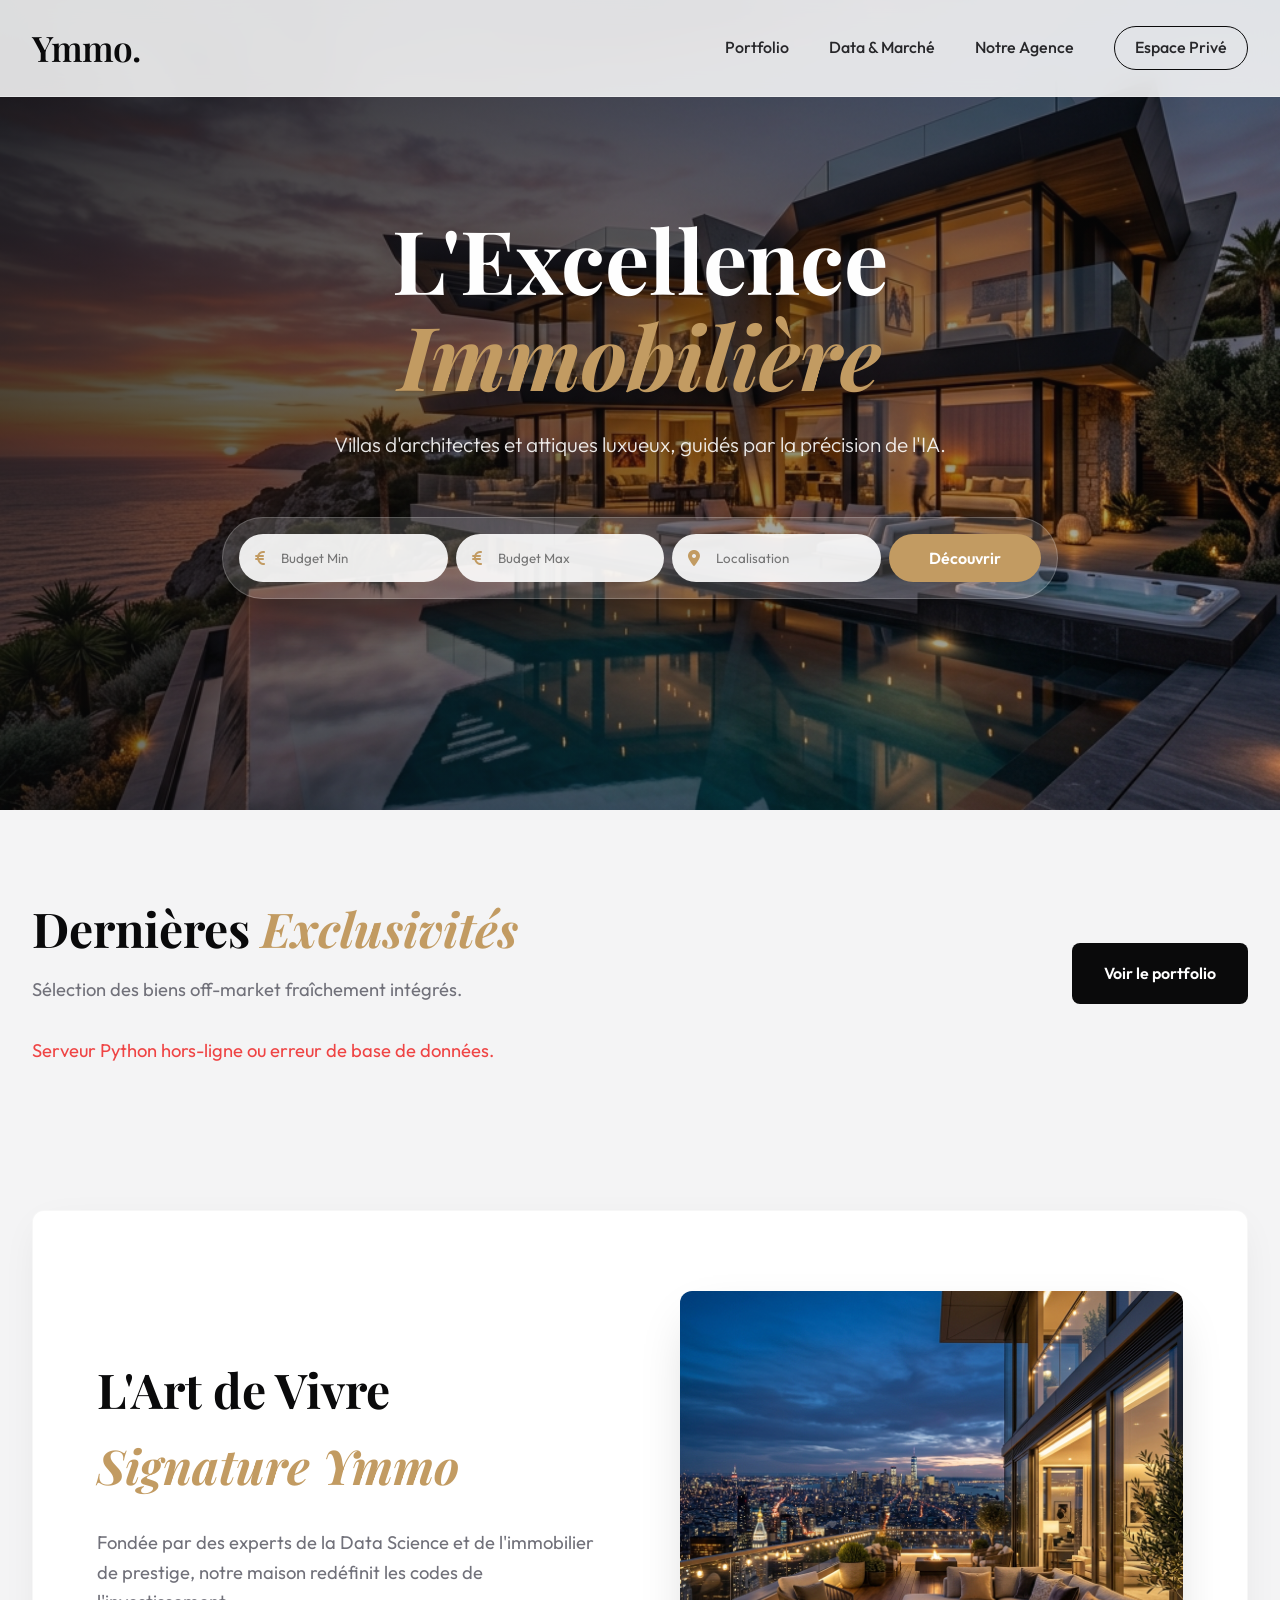
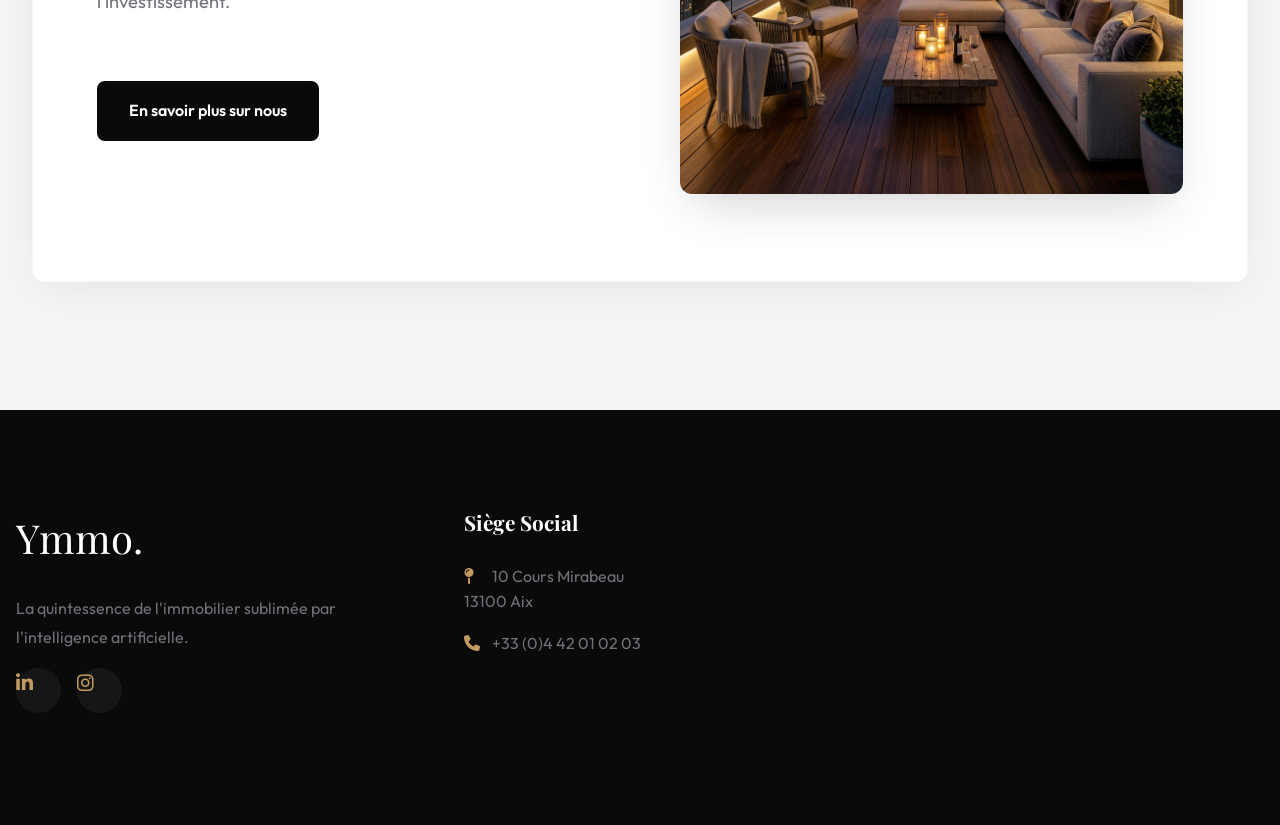
<file: ymmo-project/frontend/index.html>
<!DOCTYPE html>
<html lang="fr">
<head>
    <meta charset="UTF-8">
    <meta name="viewport" content="width=device-width, initial-scale=1.0">
    <title>Ymmo | L'Immobilier de Prestige</title>
    <link href="https://fonts.googleapis.com/css2?family=Outfit:wght@300;400;600;800&family=Playfair+Display:ital,wght@0,600;1,600&display=swap" rel="stylesheet">
    <link rel="stylesheet" href="css/style.css">
    <link rel="stylesheet" href="https://cdnjs.cloudflare.com/ajax/libs/font-awesome/6.4.0/css/all.min.css">
</head>
<body>
    <header class="glass-header">
        <nav class="navbar" aria-label="Navigation principale">
            <div class="logo"><a href="index.html" style="color:inherit; text-decoration:none;">Ymmo.</a></div>
            <div class="nav-links">
                <a href="portfolio.html">Portfolio</a>
                <a href="data.html">Data & Marché</a>
                <a href="agence.html">Notre Agence</a>
                <a href="vip.html" class="nav-btn" id="nav-vip-btn">Espace Privé</a>
            </div>
        </nav>
    </header>

    <section class="hero-section">
        <div class="hero-overlay"></div>
        <div class="hero-content">
            <h1 class="hero-title">L'Excellence <br><span>Immobilière</span></h1>
            <p class="hero-subtitle">Villas d'architectes et attiques luxueux, guidés par la précision de l'IA.</p>
            
            <form action="portfolio.html" method="GET" class="hero-search-glass" role="search">
                <div class="search-input-group">
                    <i class="fa-solid fa-euro-sign"></i>
                    <input type="number" name="prix_min" placeholder="Budget Min" aria-label="Prix minimum">
                </div>
                <div class="search-input-group">
                    <i class="fa-solid fa-euro-sign"></i>
                    <input type="number" name="prix_max" placeholder="Budget Max" aria-label="Prix maximum">
                </div>
                <div class="search-input-group">
                    <i class="fa-solid fa-location-dot"></i>
                    <input type="text" name="ville" placeholder="Localisation" aria-label="Ville">
                </div>
                <button type="submit" class="btn-primary">Découvrir</button>
            </form>
        </div>
    </section>

    <main class="main-container">
        
        <!-- Section Featured Properties -->
        <section class="properties-section" style="margin-top: 4rem;">
            <div style="display:flex; justify-content:space-between; align-items:flex-end; margin-bottom:2rem;">
                <div>
                    <h2 class="section-title">Dernières <span>Exclusivités</span></h2>
                    <p class="section-desc" style="margin-bottom:0;">Sélection des biens off-market fraîchement intégrés.</p>
                </div>
                <a href="portfolio.html" class="btn-secondary" style="text-decoration:none;">Voir le portfolio</a>
            </div>
            
            <!-- Partial injection of properties using JS logic built-in -->
            <div id="index-featured-list" class="properties-grid" role="list">
                <!-- Fetching happens below via JS or inline -->
                <div class="skeleton-loader skeleton-full">Chargement des pépites du moment...</div>
            </div>
        </section>

        <!-- Section Notre Agence (Teaser) -->
        <section class="about-section glass-panel" style="margin-top: 6rem;">
            <div class="about-grid">
                <div class="about-text">
                    <h2 class="section-title">L'Art de Vivre <br><span>Signature Ymmo</span></h2>
                    <p class="section-desc" style="margin-top: 1.5rem;">Fondée par des experts de la Data Science et de l'immobilier de prestige, notre maison redéfinit les codes de l'investissement.</p>
                    <a href="agence.html" class="btn-secondary" style="display:inline-block; margin-top:1rem; text-decoration:none;">En savoir plus sur nous</a>
                </div>
                <div class="about-imagery">
                    <img src="assets/images/penthouse.png" alt="Vue luxueuse agence" class="about-img main-img">
                </div>
            </div>
        </section>
    </main>

    <footer class="mega-footer">
        <div class="footer-container">
            <div class="footer-col brand-col">
                <div class="footer-logo">Ymmo.</div>
                <p>La quintessence de l'immobilier sublimée par l'intelligence artificielle.</p>
                <div class="social-links">
                    <a href="#"><i class="fa-brands fa-linkedin-in"></i></a>
                    <a href="#"><i class="fa-brands fa-instagram"></i></a>
                </div>
            </div>
            <div class="footer-col">
                <h4>Siège Social</h4>
                <p><i class="fa-solid fa-map-pin"></i> 10 Cours Mirabeau<br>13100 Aix</p>
                <p><i class="fa-solid fa-phone"></i> +33 (0)4 42 01 02 03</p>
            </div>
        </div>
    </footer>
    <script src="js/main.js"></script>
</body>
</html>
</file>
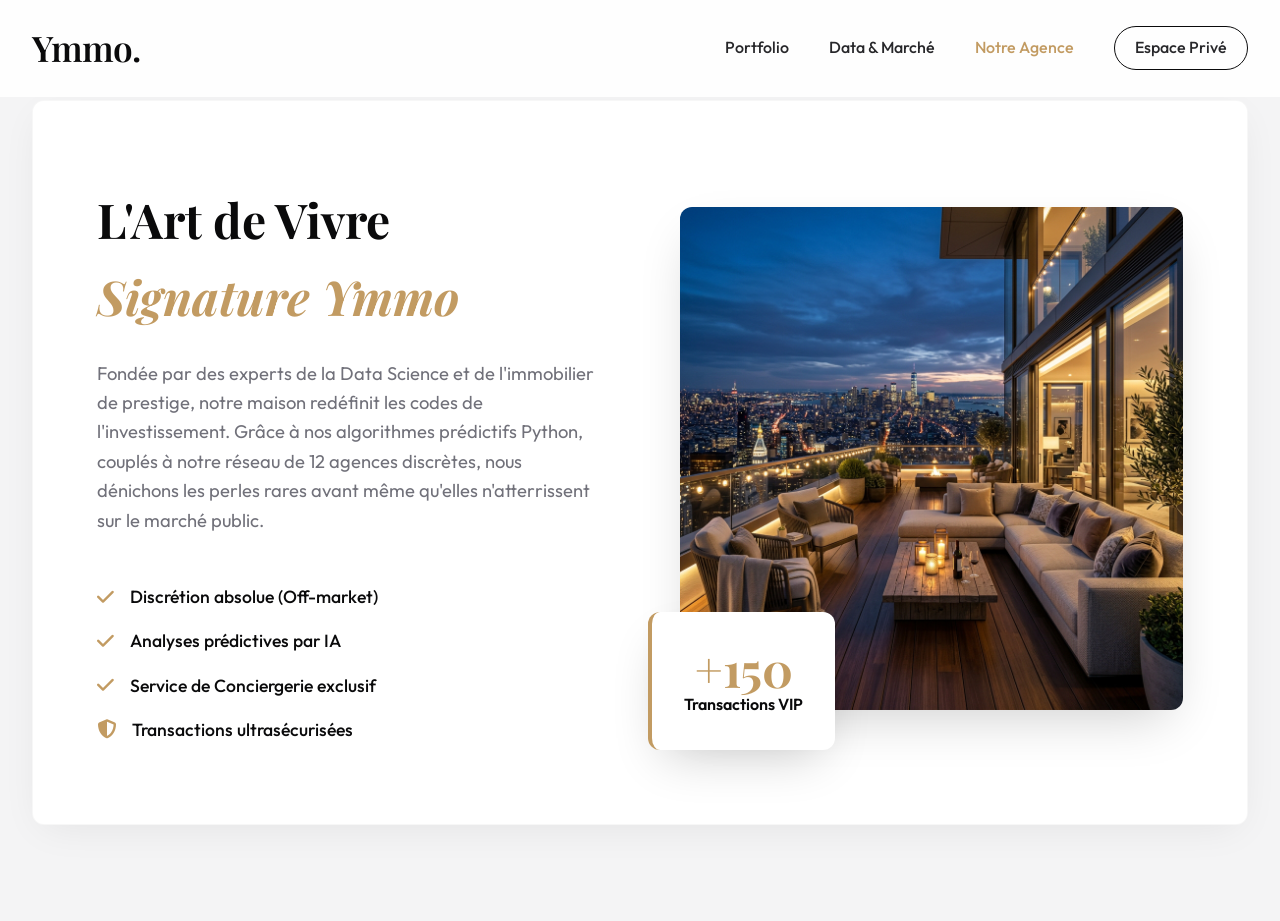
<file: ymmo-project/frontend/agence.html>
<!DOCTYPE html>
<html lang="fr">
<head>
    <meta charset="UTF-8">
    <title>L'Agence | Ymmo Prestige</title>
    <link href="https://fonts.googleapis.com/css2?family=Outfit:wght@300;400;600;800&family=Playfair+Display:ital,wght@0,600;1,600&display=swap" rel="stylesheet">
    <link rel="stylesheet" href="css/style.css">
    <link rel="stylesheet" href="https://cdnjs.cloudflare.com/ajax/libs/font-awesome/6.4.0/css/all.min.css">
</head>
<body style="padding-top: 100px;">
    <header class="glass-header" style="background: rgba(255, 255, 255, 0.95); box-shadow: var(--shadow-soft);">
        <nav class="navbar">
            <div class="logo"><a href="index.html" style="color:inherit; text-decoration:none;">Ymmo.</a></div>
            <div class="nav-links">
                <a href="portfolio.html">Portfolio</a>
                <a href="data.html">Data & Marché</a>
                <a href="agence.html" style="color:var(--primary);">Notre Agence</a>
                <a href="vip.html" class="nav-btn" id="nav-vip-btn">Espace Privé</a>
            </div>
        </nav>
    </header>

    <main class="main-container">
        <section class="about-section glass-panel">
            <div class="about-grid">
                <div class="about-text">
                    <h2 class="section-title">L'Art de Vivre <br><span>Signature Ymmo</span></h2>
                    <p class="section-desc" style="margin-top: 1.5rem;">Fondée par des experts de la Data Science et de l'immobilier de prestige, notre maison redéfinit les codes de l'investissement. Grâce à nos algorithmes prédictifs Python, couplés à notre réseau de 12 agences discrètes, nous dénichons les perles rares avant même qu'elles n'atterrissent sur le marché public.</p>
                    <ul class="about-points">
                        <li><i class="fa-solid fa-check"></i> Discrétion absolue (Off-market)</li>
                        <li><i class="fa-solid fa-check"></i> Analyses prédictives par IA</li>
                        <li><i class="fa-solid fa-check"></i> Service de Conciergerie exclusif</li>
                        <li><i class="fa-solid fa-shield-halved"></i> Transactions ultrasécurisées</li>
                    </ul>
                </div>
                <div class="about-imagery">
                    <img src="assets/images/penthouse.png" alt="Vue luxueuse agence" class="about-img main-img">
                    <div class="about-stat-float">
                        <h3>+150</h3>
                        <p>Transactions VIP</p>
                    </div>
                </div>
            </div>
        </section>
    </main>
    <script src="js/main.js"></script>
</body>
</html>
</file>
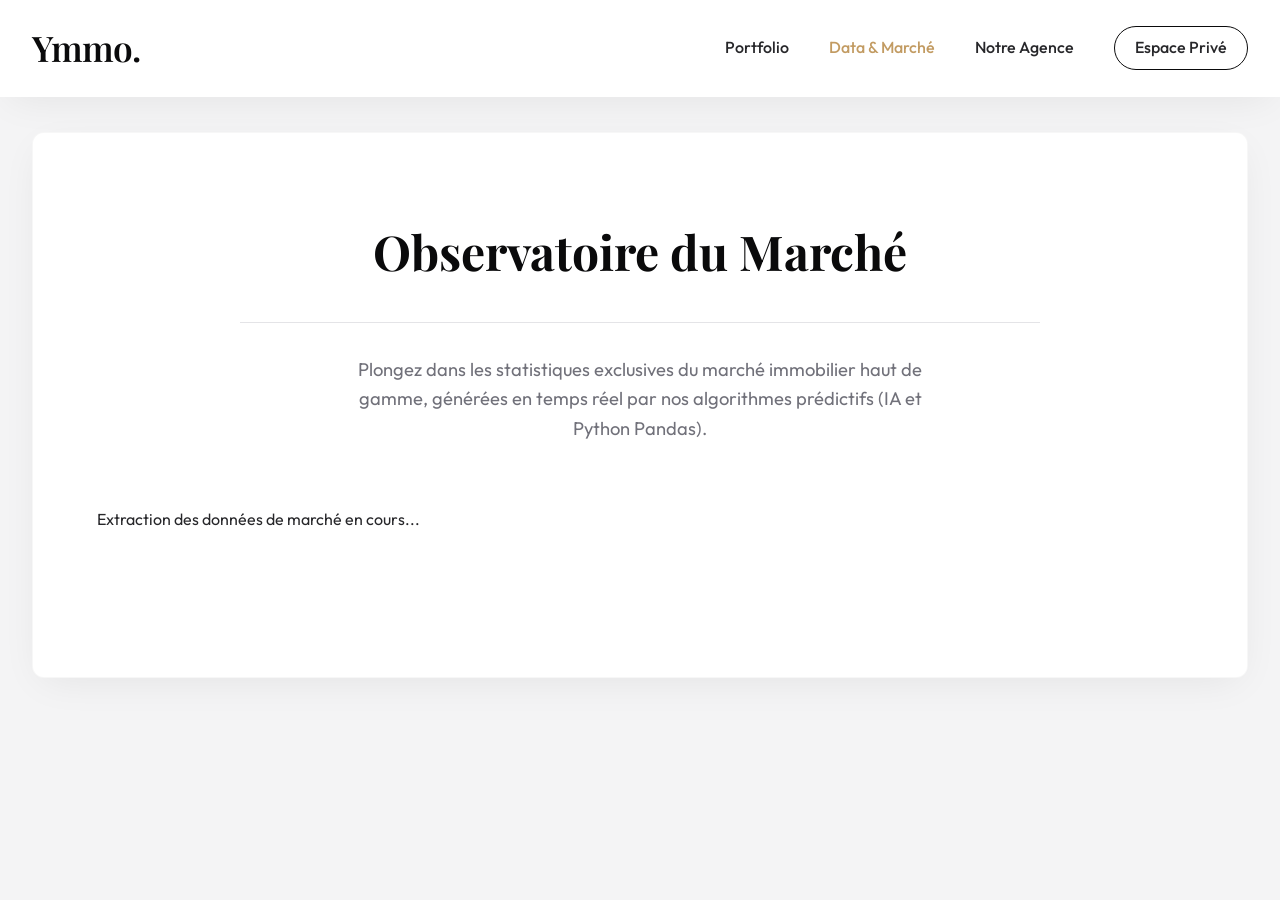
<file: ymmo-project/frontend/data.html>
<!DOCTYPE html>
<html lang="fr">
<head>
    <meta charset="UTF-8">
    <title>Data & Marché | Ymmo Prestige</title>
    <link href="https://fonts.googleapis.com/css2?family=Outfit:wght@300;400;600;800&family=Playfair+Display:ital,wght@0,600;1,600&display=swap" rel="stylesheet">
    <link rel="stylesheet" href="css/style.css">
    <link rel="stylesheet" href="https://cdnjs.cloudflare.com/ajax/libs/font-awesome/6.4.0/css/all.min.css">
</head>
<body style="padding-top: 100px;">
    <header class="glass-header" style="background: rgba(255, 255, 255, 0.95); box-shadow: var(--shadow-soft);">
        <nav class="navbar">
            <div class="logo"><a href="index.html" style="color:inherit; text-decoration:none;">Ymmo.</a></div>
            <div class="nav-links">
                <a href="portfolio.html">Portfolio</a>
                <a href="data.html" style="color:var(--primary);">Data & Marché</a>
                <a href="agence.html">Notre Agence</a>
                <a href="vip.html" class="nav-btn" id="nav-vip-btn">Espace Privé</a>
            </div>
        </nav>
    </header>

    <main class="main-container">
        
        <section class="about-section glass-panel" style="margin-top: 2rem;">
            <div class="section-header-box" style="text-align:center; max-width: 800px; margin: 0 auto 4rem;">
                <h2 class="section-title">Observatoire du Marché</h2>
                <div class="modal-specs-divider"></div>
                <p class="section-desc" style="margin: 0 auto;">Plongez dans les statistiques exclusives du marché immobilier haut de gamme, générées en temps réel par nos algorithmes prédictifs (IA et Python Pandas).</p>
            </div>
            
            <div class="kpi-grid" id="kpi-container">
                 <div class="skeleton-loader">Extraction des données de marché en cours...</div>
            </div>
        </section>

    </main>
    <script src="js/main.js"></script>
    <script>
        // Force the fetching of analytics on this specific page unconditionally
        document.addEventListener('DOMContentLoaded', () => {
            fetchAnalytics();
        });
    </script>
</body>
</html>
</file>
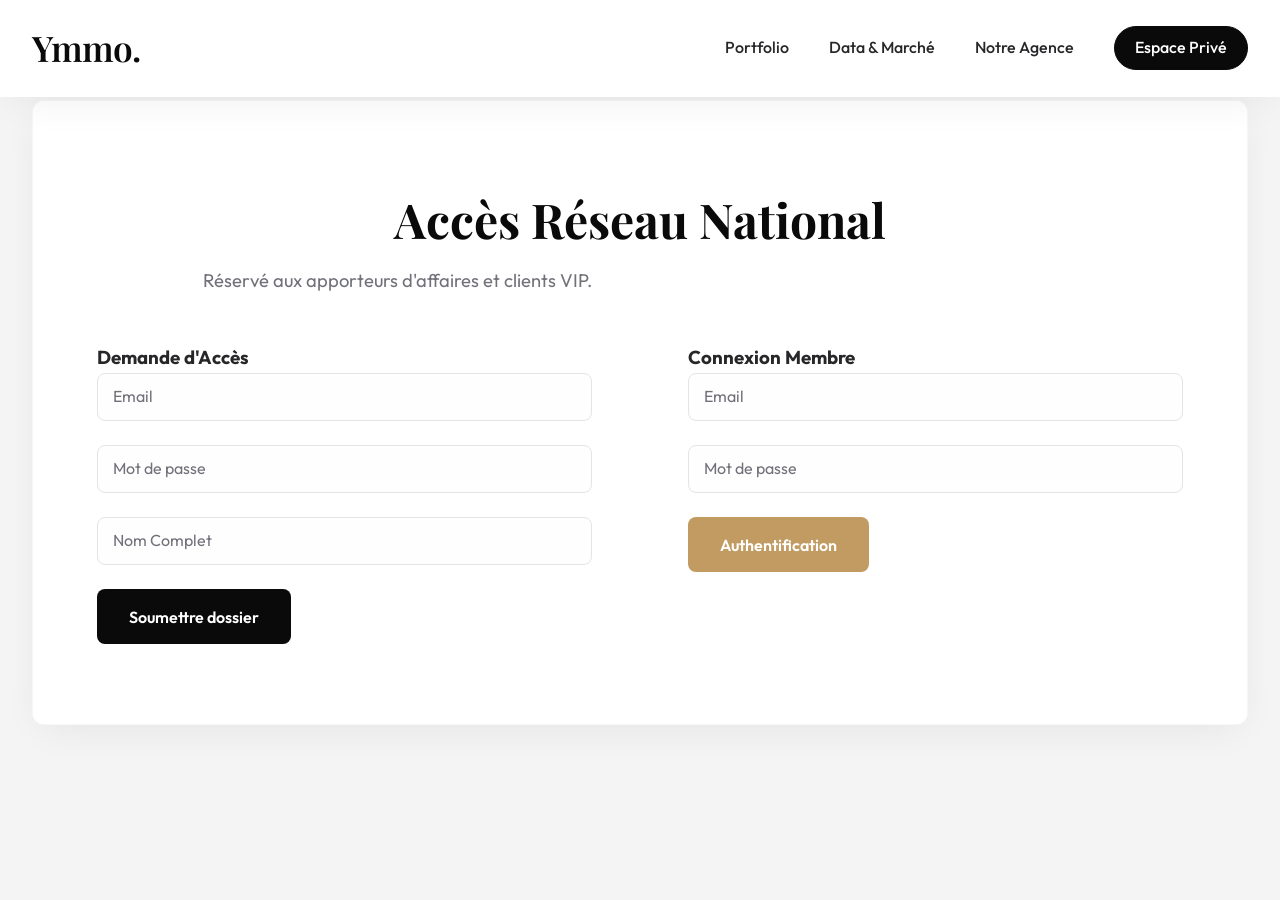
<file: ymmo-project/frontend/vip.html>
<!DOCTYPE html>
<html lang="fr">
<head>
    <meta charset="UTF-8">
    <title>Espace VIP | Ymmo Prestige</title>
    <link href="https://fonts.googleapis.com/css2?family=Outfit:wght@300;400;600;800&family=Playfair+Display:ital,wght@0,600;1,600&display=swap" rel="stylesheet">
    <link rel="stylesheet" href="css/style.css">
    <link rel="stylesheet" href="https://cdnjs.cloudflare.com/ajax/libs/font-awesome/6.4.0/css/all.min.css">
</head>
<body style="padding-top: 100px;">
    <header class="glass-header" style="background: rgba(255, 255, 255, 0.95); box-shadow: var(--shadow-soft);">
        <nav class="navbar">
            <div class="logo"><a href="index.html" style="color:inherit; text-decoration:none;">Ymmo.</a></div>
            <div class="nav-links">
                <a href="portfolio.html">Portfolio</a>
                <a href="data.html">Data & Marché</a>
                <a href="agence.html">Notre Agence</a>
                <a href="vip.html" class="nav-btn" id="nav-vip-btn" style="background: var(--dark); color: white;">Espace Privé</a>
            </div>
        </nav>
    </header>

    <main class="main-container">
        
        <!-- Section Auth -->
        <section id="auth" class="auth-section glass-panel">
            <div style="text-align:center;">
                <h2 id="auth-title" class="section-title">Accès Réseau National</h2>
                <p class="section-desc">Réservé aux apporteurs d'affaires et clients VIP.</p>
            </div>
            
            <div class="auth-forms" id="auth-forms">
                <article class="form-card">
                    <h3>Demande d'Accès</h3>
                    <div class="input-wrapper">
                        <input type="email" id="register-email" placeholder=" " required>
                        <label>Email</label>
                    </div>
                    <div class="input-wrapper">
                        <input type="password" id="register-password" placeholder=" " required>
                        <label>Mot de passe</label>
                    </div>
                    <div class="input-wrapper">
                        <input type="text" id="register-nom" placeholder=" " required>
                        <label>Nom Complet</label>
                    </div>
                    <button class="btn-secondary" onclick="register()">Soumettre dossier</button>
                </article>

                <article class="form-card">
                    <h3>Connexion Membre</h3>
                    <div class="input-wrapper">
                        <input type="email" id="login-email" placeholder=" " required>
                        <label>Email</label>
                    </div>
                    <div class="input-wrapper">
                        <input type="password" id="login-password" placeholder=" " required>
                        <label>Mot de passe</label>
                    </div>
                    <button class="btn-primary" onclick="login()">Authentification</button>
                </article>
            </div>
            <div id="auth-result" class="result" aria-live="polite"></div>
            
            <!-- Logout Button (Hidden initially) -->
            <div id="logout-container" style="display:none; text-align:center; margin-top:2rem;">
                <button class="btn-secondary" onclick="logout()"><i class="fa-solid fa-power-off"></i> Se déconnecter</button>
            </div>
        </section>



        <!-- Ajouter propriété (VIP) -->
        <section id="add-property" class="add-property-section glass-panel mt-4" style="display: none;">
            <h2 class="section-title">Publier un mandat exclusif</h2>
            
            <div class="upload-grid">
                <div class="input-wrapper">
                    <input type="text" id="prop-titre" placeholder=" " required>
                    <label>Titre de l'annonce</label>
                </div>
                <div class="input-wrapper">
                    <input type="number" id="prop-prix" placeholder=" " required>
                    <label>Prix Net Vendeur (€)</label>
                </div>
                <div class="input-wrapper">
                    <input type="number" id="prop-surface" placeholder=" " required>
                    <label>Surface Habitable (m²)</label>
                </div>
                <div class="input-wrapper">
                    <input type="number" id="prop-chambres" placeholder=" " required>
                    <label>Chambres</label>
                </div>
                <div class="input-wrapper">
                    <input type="text" id="prop-ville" placeholder=" " required>
                    <label>Ville</label>
                </div>
                <div class="input-wrapper">
                    <input type="text" id="prop-dpe" placeholder=" " maxlength="1">
                    <label>Note DPE (A-G)</label>
                </div>
                <div class="input-wrapper" style="grid-column: 1 / -1;">
                    <textarea id="prop-description" placeholder=" " rows="4" required></textarea>
                    <label>Description immersive</label>
                </div>
                <button class="btn-primary" style="grid-column: 1 / -1;" onclick="createProperty()"><i class="fa-solid fa-paper-plane"></i> Enregistrer la signature</button>
            </div>
            <div id="add-result" class="result" aria-live="polite"></div>
        </section>

    </main>
    <script src="js/main.js"></script>
</body>
</html>
</file>
<file: ymmo-project/frontend/css/style.css>
:root {
    --primary: #c29b62; 
    --primary-hover: #a88450;
    --dark: #0a0a0b;
    --dark-alt: #16161a;
    --light: #fefefe;
    --light-muted: #f4f4f5;
    --text-main: #27272a;
    --text-muted: #71717a;
    --success: #10b981;
    --danger: #ef4444;
    --radius: 12px;
    
    --font-heading: 'Playfair Display', serif;
    --font-body: 'Outfit', sans-serif;
    
    --shadow-soft: 0 10px 40px -10px rgba(0,0,0,0.08);
    --shadow-strong: 0 20px 50px -15px rgba(0,0,0,0.2);
    --shadow-floating: 0 30px 60px -20px rgba(0,0,0,0.3);
}

* { margin: 0; padding: 0; box-sizing: border-box; }
html { scroll-behavior: smooth; }

body {
    font-family: var(--font-body);
    line-height: 1.6;
    color: var(--text-main);
    background-color: var(--light-muted);
}

/* Header */
.glass-header {
    position: fixed;
    top: 0; width: 100%; z-index: 100;
    background: rgba(255, 255, 255, 0.85);
    backdrop-filter: blur(12px);
    border-bottom: 1px solid rgba(255,255,255,0.3);
    transition: all 0.3s ease;
}
.navbar { max-width: 1400px; margin: 0 auto; display: flex; justify-content: space-between; align-items: center; padding: 1.25rem 2rem; }
.logo { font-family: var(--font-heading); font-size: 2.2rem; font-weight: 600; color: var(--dark); letter-spacing: -1px; }
.nav-links { display: flex; gap: 2.5rem; align-items: center; }
.nav-links a { color: var(--text-main); text-decoration: none; font-weight: 500; transition: color 0.3s; }
.nav-links a:hover { color: var(--primary); }
.nav-btn { border: 1px solid var(--dark); padding: 0.5rem 1.25rem; border-radius: 30px; }
.nav-btn:hover { background: var(--dark); color: var(--light) !important; }

/* Hero Parallax */
.hero-section {
    position: relative; height: 90vh;
    display: flex; align-items: center; justify-content: center;
    background: url('../assets/images/hero.png') center/cover no-repeat fixed;
    margin-bottom: 5rem;
}
.hero-overlay { position: absolute; inset: 0; background: linear-gradient(135deg, rgba(10,10,11,0.85), rgba(10,10,11,0.2)); }
.hero-content {
    position: relative; z-index: 10; text-align: center; color: var(--light);
    max-width: 900px; padding: 0 2rem;
    animation: fadeUp 1.2s cubic-bezier(0.16, 1, 0.3, 1) forwards;
}
@keyframes fadeUp { to { transform: translateY(0); opacity: 1; } from { transform: translateY(40px); opacity: 0; } }

.hero-title { font-family: var(--font-heading); font-size: 5.5rem; line-height: 1.1; margin-bottom: 1.5rem; }
.hero-title span { color: var(--primary); font-style: italic; }
.hero-subtitle { font-size: 1.3rem; font-weight: 300; margin-bottom: 3.5rem; opacity: 0.9; }

.hero-search-glass {
    background: rgba(255, 255, 255, 0.15); backdrop-filter: blur(20px);
    padding: 1rem; border-radius: 100px; display: flex; gap: 0.5rem;
    border: 1px solid rgba(255,255,255,0.2); box-shadow: 0 25px 50px -12px rgba(0,0,0,0.5);
}
.search-input-group {
    display: flex; align-items: center; background: rgba(255,255,255,0.9);
    padding: 0 1rem; border-radius: 50px; flex: 1; color: var(--text-muted);
}
.search-input-group i { margin-right: 0.5rem; color: var(--primary); }
.search-input-group input { border: none; padding: 1rem 0.5rem; background: transparent; font-family: var(--font-body); width: 100%; outline:none;}
.hero-search-glass .btn-primary { border-radius: 50px; padding: 0 2.5rem; }

/* Layout & Typography */
.main-container { max-width: 1400px; margin: 0 auto; padding: 0 2rem; }
.section-title { font-family: var(--font-heading); font-size: 3rem; color: var(--dark); margin-bottom: 0.5rem; }
.section-title span { color: var(--primary); font-style: italic; }
.section-desc { color: var(--text-muted); font-size: 1.15rem; margin-bottom: 3rem; max-width: 600px; }

/* About Section */
.about-grid { display: grid; grid-template-columns: 1fr 1fr; gap: 5rem; align-items: center; }
.about-text { max-width: 600px; }
.about-points { list-style: none; margin-top: 2rem; display: flex; flex-direction: column; gap: 1rem; }
.about-points li { display: flex; align-items: center; gap: 1rem; font-size: 1.1rem; color: var(--dark); font-weight: 500; }
.about-points i { color: var(--primary); font-size: 1.2rem; }
.about-imagery { position: relative; }
.about-img { width: 100%; border-radius: var(--radius); box-shadow: var(--shadow-strong); }
.about-stat-float { position: absolute; bottom: -2rem; left: -2rem; background: white; padding: 2rem; border-radius: var(--radius); box-shadow: var(--shadow-strong); border-left: 4px solid var(--primary); text-align: center; }
.about-stat-float h3 { font-family: var(--font-heading); font-size: 3rem; color: var(--primary); line-height: 1; }
.about-stat-float p { font-weight: 600; color: var(--dark); }


/* Cards */
.properties-grid { display: grid; grid-template-columns: repeat(auto-fill, minmax(380px, 1fr)); gap: 3rem; }
.property-card {
    background: white; border-radius: var(--radius); overflow: hidden;
    box-shadow: var(--shadow-soft); transition: all 0.4s ease;
    cursor: pointer; position: relative;
    animation: fadeIn 0.6s ease-out forwards;
}
@keyframes fadeIn { from { opacity: 0; transform: scale(0.95); } to { opacity: 1; transform: scale(1); } }
.property-card:hover { transform: translateY(-12px); box-shadow: var(--shadow-floating); }

.prop-img-wrapper { height: 280px; overflow: hidden; position: relative; }
.prop-img-wrapper img { width: 100%; height: 100%; object-fit: cover; transition: transform 0.8s cubic-bezier(0.16, 1, 0.3, 1); }
.property-card:hover .prop-img-wrapper img { transform: scale(1.08); }

.prop-badge { position: absolute; top: 1rem; left: 1rem; background: rgba(10,10,11,0.8); color: white; padding: 0.4rem 1.2rem; border-radius: 30px; font-size: 0.8rem; font-weight: 600; z-index: 2; backdrop-filter: blur(4px); }
.dpe-tag { position: absolute; top: 1rem; right: 1rem; color: white; padding: 0.4rem 0.8rem; border-radius: 8px; font-weight: bold; z-index: 2; font-family: sans-serif; }
.dpe-A, .dpe-B { background: #22c55e; } .dpe-C, .dpe-D { background: #f59e0b; } .dpe-E, .dpe-F, .dpe-G { background: #ef4444; }

.prop-content { padding: 2rem; display: flex; flex-direction: column; }
.prop-price { font-family: var(--font-heading); color: var(--primary); font-size: 2rem; font-weight: 600; margin-bottom: 0.5rem; }
.prop-title { font-size: 1.4rem; font-weight: 600; margin-bottom: 1rem; }
.prop-meta { display: flex; gap: 1.5rem; color: var(--text-muted); padding-top: 1.5rem; margin-top: 1.5rem; border-top: 1px solid #f4f4f5; }

/* MODAL FULL SCREEN V3 - PROPORTIONS PARFAITES */
.modal-overlay {
    position: fixed; inset: 0; background: rgba(10, 10, 11, 0.95); z-index: 1000;
    display: flex; align-items: center; justify-content: center;
    opacity: 0; visibility: hidden; transition: all 0.4s ease;
    backdrop-filter: blur(10px); padding: 2rem;
}
.modal-overlay.active { opacity: 1; visibility: visible; }
.modal-content {
    background: var(--light); width: 100%; max-width: 1400px; height: 90vh; /* Fixed height for rigid ratio */
    border-radius: var(--radius); overflow: hidden; position: relative;
    display: flex; flex-direction: column; transform: translateY(50px); transition: all 0.4s cubic-bezier(0.16, 1, 0.3, 1);
    box-shadow: 0 40px 100px -20px black;
}
.modal-overlay.active .modal-content { transform: translateY(0); }
.close-modal {
    position: absolute; top: 1.5rem; right: 1.5rem; z-index: 20;
    background: white; border: none; width: 50px; height: 50px; border-radius: 50%;
    cursor: pointer; font-size: 1.4rem; box-shadow: var(--shadow-strong); transition: transform 0.2s;
    display: flex; align-items: center; justify-content: center; color: var(--dark);
}
.close-modal:hover { transform: scale(1.1); color: var(--danger); }
.modal-body { display: grid; grid-template-columns: 1.3fr 1fr; height: 100%; }
.modal-img-container { position: relative; height: 100%; width: 100%; overflow: hidden; background: #000; }
.modal-img-container img { width: 100%; height: 100%; object-fit: cover; opacity: 0.9; }
.modal-gradient-bottom { position: absolute; bottom: 0; left: 0; right: 0; height: 30%; background: linear-gradient(0deg, rgba(0,0,0,0.6), transparent); pointer-events: none;}
.modal-badge { position: absolute; bottom: 2rem; left: 2rem; background: var(--primary); color: white; padding: 0.5rem 1.5rem; border-radius: 30px; font-weight: bold; font-size: 1rem; text-transform: uppercase; letter-spacing: 2px;}

.modal-info { padding: 0; display: flex; flex-direction: column; background: white; height: 100%; position: relative;}
.modal-info-scroll { padding: 4rem; overflow-y: auto; flex: 1; padding-bottom: 8rem; /* espace pour la barre */ }
.modal-price { color: var(--primary); font-family: var(--font-heading); font-size: 3rem; font-weight: 600; margin-bottom: 0.5rem; line-height: 1;}
.modal-title { font-size: 2.2rem; margin-bottom: 1rem; color: var(--dark); line-height: 1.2;}
.modal-location { color: var(--text-muted); font-size: 1.3rem; margin-bottom: 2rem; }
.modal-location i { color: var(--primary); margin-right: 0.5rem; }

.modal-specs-divider { height: 1px; background: #e4e4e7; width: 100%; margin: 2rem 0; }

.modal-metrics { display: flex; gap: 2.5rem; margin-bottom: 1rem; font-size: 1.2rem; align-items: center; flex-wrap: wrap;}
.modal-metrics i { color: var(--primary); margin-right: 0.5rem; font-size:1.4rem;}
.modal-dpe { font-weight: bold; padding: 0.5rem 1.5rem; border-radius: 8px; color: white; font-family: sans-serif; letter-spacing: 1px;}
.modal-desc { line-height: 1.8; color: var(--text-muted); font-size: 1.15rem; margin-bottom: 3rem; }

.modal-equipments h3 { margin-bottom: 1.5rem; font-family: var(--font-heading); font-size: 1.8rem; color: var(--dark); }
.modal-equipments ul { list-style: none; display: grid; grid-template-columns: 1fr 1fr; gap: 1.5rem; margin-bottom: 2rem; }
.modal-equipments li { padding-left: 2rem; position: relative; color: var(--text-main); font-size: 1.1rem;}
.modal-equipments li::before { content: "\f00c"; font-family: "Font Awesome 6 Free"; font-weight: 900; position: absolute; left: 0; color: var(--primary); }

.modal-action-bar { position: absolute; bottom: 0; left: 0; right: 0; padding: 2rem 4rem; background: linear-gradient(0deg, white 80%, rgba(255,255,255,0)); display: flex; align-items: center; justify-content: flex-end; }
.modal-contact-btn { padding: 1.25rem 2.5rem; font-size: 1.1rem; width: 100%; display: flex; justify-content: center; align-items: center; gap: 1rem; text-transform: uppercase; letter-spacing: 1px;}

/* Analytics */
.section-header-box { margin-bottom: 2rem; }
.kpi-grid { display: grid; grid-template-columns: repeat(auto-fit, minmax(280px, 1fr)); gap: 1.5rem; margin-bottom: 4rem; }
.kpi-card { background: var(--dark); color: white; padding: 2.5rem; border-radius: var(--radius); position: relative; overflow: hidden; box-shadow: var(--shadow-strong); opacity: 0; }
.kpi-card::before { content: ''; position: absolute; top: 0; right: 0; bottom: 0; left: 0; background: linear-gradient(45deg, transparent 0%, rgba(194, 155, 98, 0.15) 100%); pointer-events: none;}
.kpi-label { font-size: 1.1rem; color: rgba(255,255,255,0.7); margin-bottom: 0.5rem; font-weight: 300; display:flex; align-items:center; gap:0.5rem;}
.kpi-value { font-family: var(--font-heading); font-size: 2.5rem; color: var(--primary); }

/* Forms & Floating labels */
.input-wrapper { position: relative; width: 100%; margin-bottom: 1.5rem;}
.input-wrapper input, .input-wrapper textarea { width: 100%; padding: 1.25rem 1rem 0.5rem; border: 1px solid #e4e4e7; border-radius: 8px; font-size: 1rem; background: var(--light); color: var(--text-main); transition: all 0.3s ease; }
.input-wrapper input:focus, .input-wrapper textarea:focus { border-color: var(--primary); box-shadow: 0 0 0 4px rgba(194, 155, 98, 0.1); outline:none;}
.input-wrapper label { position: absolute; left: 1rem; top: 50%; transform: translateY(-50%); color: var(--text-muted); transition: 0.2s ease all; pointer-events: none; font-size: 1rem; }
.input-wrapper textarea ~ label { top: 1.5rem; }
.input-wrapper input:focus ~ label, .input-wrapper input:not(:placeholder-shown) ~ label, .input-wrapper textarea:focus ~ label, .input-wrapper textarea:not(:placeholder-shown) ~ label { top: 0.5rem; font-size: 0.75rem; color: var(--primary); }

.glass-panel { background: white; border-radius: var(--radius); padding: 5rem 4rem; margin-bottom: 6rem; box-shadow: var(--shadow-soft); border: 1px solid rgba(0,0,0,0.03); }
.auth-forms { display: grid; grid-template-columns: 1fr 1fr; gap: 6rem; margin-top: 3rem;}
.upload-grid { display: grid; grid-template-columns: 1fr 1fr; gap: 1.5rem; margin-top: 2rem;}

.btn-primary, .btn-secondary { padding: 1.1rem 2rem; border-radius: 8px; font-family: var(--font-body); font-weight: 600; font-size: 1rem; cursor: pointer; transition: all 0.3s ease; border: none; }
.btn-primary { background: var(--primary); color: white; }
.btn-primary:hover { background: var(--primary-hover); transform: translateY(-3px); box-shadow: 0 15px 25px -10px var(--primary); }
.btn-secondary { background: var(--dark); color: white; }
.btn-secondary:hover { background: var(--dark-alt); transform: translateY(-3px); box-shadow: 0 15px 25px -10px var(--dark); }


/* Mega Footer */
.mega-footer { background: var(--dark); color: var(--light); padding: 6rem 1rem 2rem; margin-top: 8rem; }
.footer-container { max-width: 1400px; margin: 0 auto; display: grid; grid-template-columns: 2fr 1fr 1fr 1.5fr; gap: 4rem; margin-bottom: 4rem; }
.footer-logo { font-family: var(--font-heading); font-size: 2.5rem; color: white; margin-bottom: 1.5rem; }
.brand-col p { color: var(--text-muted); margin-bottom: 2rem; line-height: 1.8; }
.social-links { display: flex; gap: 1rem; }
.social-links a { width: 45px; height: 45px; border-radius: 50%; background: rgba(255,255,255,0.05); display: flex; align-items:center; justify-content:center; color: white; text-decoration: none; transition: 0.3s; font-size: 1.2rem;}
.social-links a:hover { background: var(--primary); transform: translateY(-5px); }
.footer-col h4 { font-family:var(--font-heading); font-size: 1.3rem; margin-bottom: 1.5rem; color: white; }
.footer-col a { display: block; color: var(--text-muted); text-decoration: none; margin-bottom: 1rem; transition: color 0.3s; }
.footer-col a:hover { color: var(--primary); transform: translateX(5px); }
.footer-col p { color: var(--text-muted); margin-bottom: 1rem; }
.footer-col i { color: var(--primary); width: 25px;}
.news-input { display: flex; border-bottom: 1px solid rgba(255,255,255,0.2); padding-bottom: 0.5rem; }
.news-input input { background: transparent; border: none; color: white; flex: 1; outline: none; font-size: 1rem;}
.news-input button { background: transparent; border: none; color: var(--primary); cursor: pointer; font-size: 1.5rem; transition:transform 0.3s;}
.news-input button:hover { transform: translateX(5px); }
.footer-bottom { border-top: 1px solid rgba(255,255,255,0.1); padding-top: 2rem; display: flex; justify-content: space-between; color: var(--text-muted); max-width: 1400px; margin:0 auto; font-size:0.9rem;}
.legal { display: flex; gap: 2rem; }
.legal a { color: var(--text-muted); text-decoration:none; transition: color 0.3s;}
.legal a:hover { color: var(--light); }

.result { padding: 1.5rem; border-radius: 8px; margin-top: 2rem; display: none; font-weight: 500; text-align: center;}
.result.success { display: block; background: #dcfce7; color: #15803d; border: 1px solid #86efac; }
.result.error { display: block; background: #fee2e2; color: #991b1b; border: 1px solid #fca5a5; }

/* Responsive adjustments */
@media (max-width: 1200px) {
    .modal-overlay { padding: 0; }
    .modal-content { height: 100vh; max-height: 100vh; border-radius: 0; }
    .modal-body { grid-template-columns: 1fr; grid-template-rows: 40vh 1fr; }
    .modal-info-scroll { padding: 2rem; padding-bottom: 8rem; }
    .modal-action-bar { padding: 1rem 2rem; }
    .close-modal { top: 1rem; right: 1rem; }
    
    .about-grid { grid-template-columns: 1fr; }
    .about-stat-float { position: relative; bottom: 0; left: 0; margin-top: -3rem; width: 200px; margin-left: auto; margin-right: 2rem;}
}

@media (max-width: 900px) {
    .auth-forms, .upload-grid { grid-template-columns: 1fr; gap: 2rem; }
    .hero-search-glass { flex-direction: column; border-radius: 12px; }
    .search-input-group { padding: 1rem; } .hero-title { font-size: 3.5rem; }
    .footer-container { grid-template-columns: 1fr 1fr; }
}
@media (max-width: 768px) {
    .footer-container { grid-template-columns: 1fr; }
    .footer-bottom { flex-direction: column; gap:1rem; align-items:center; text-align:center;}
    .nav-links { display: none; } /* On mobile, nav is hidden for simpicity in this demo */
}
</file>
